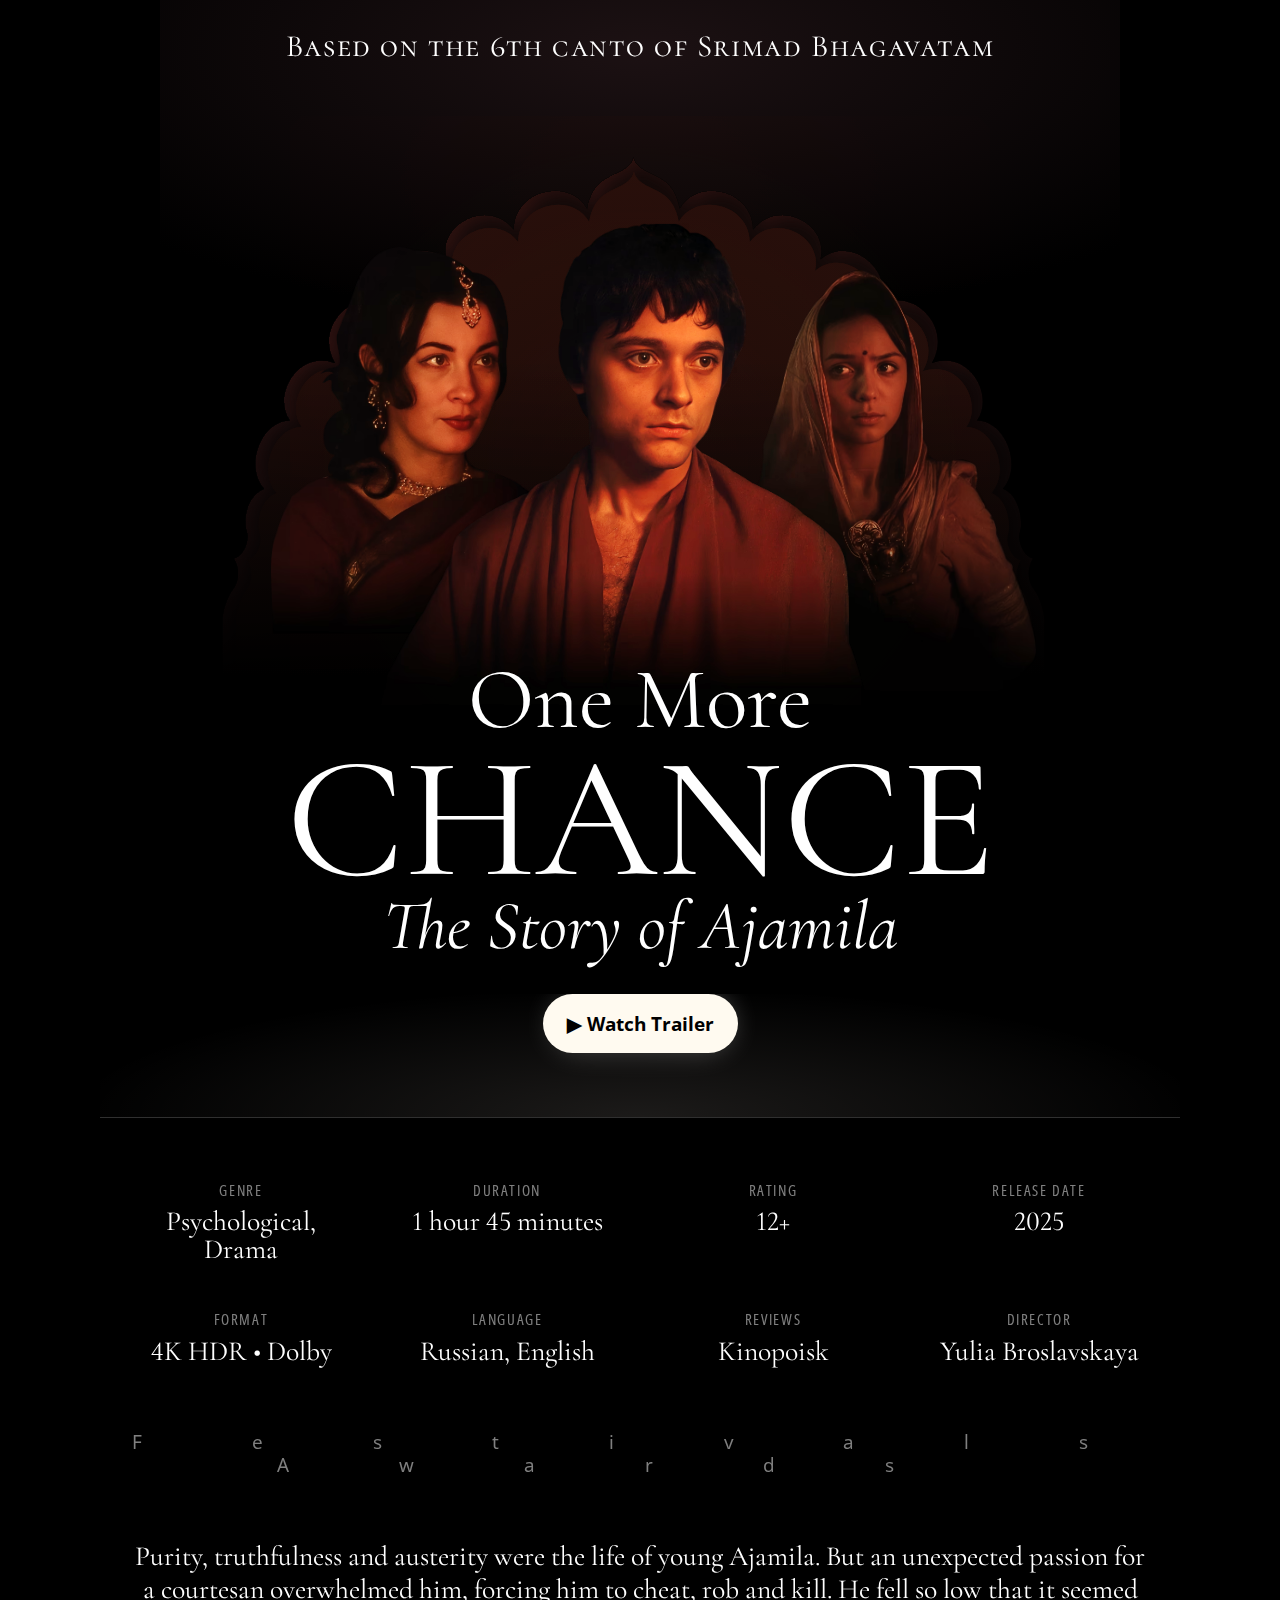
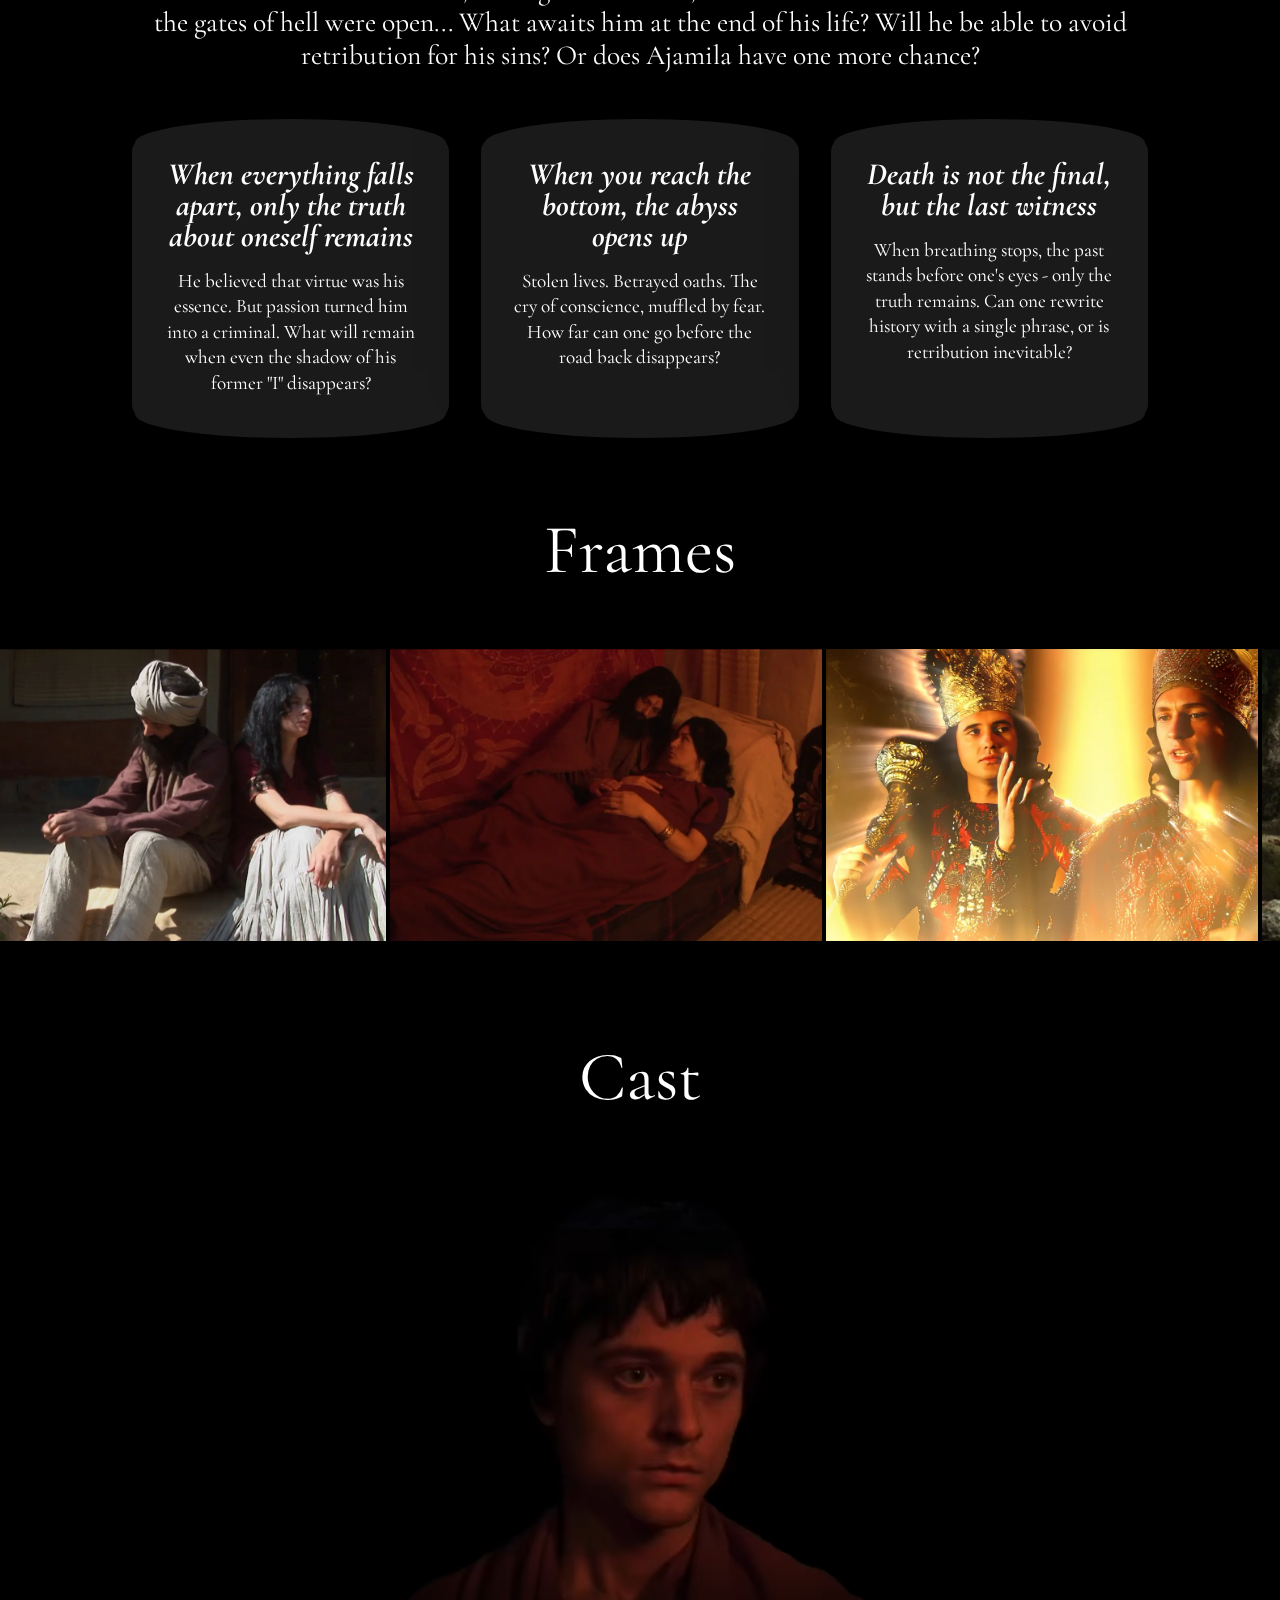
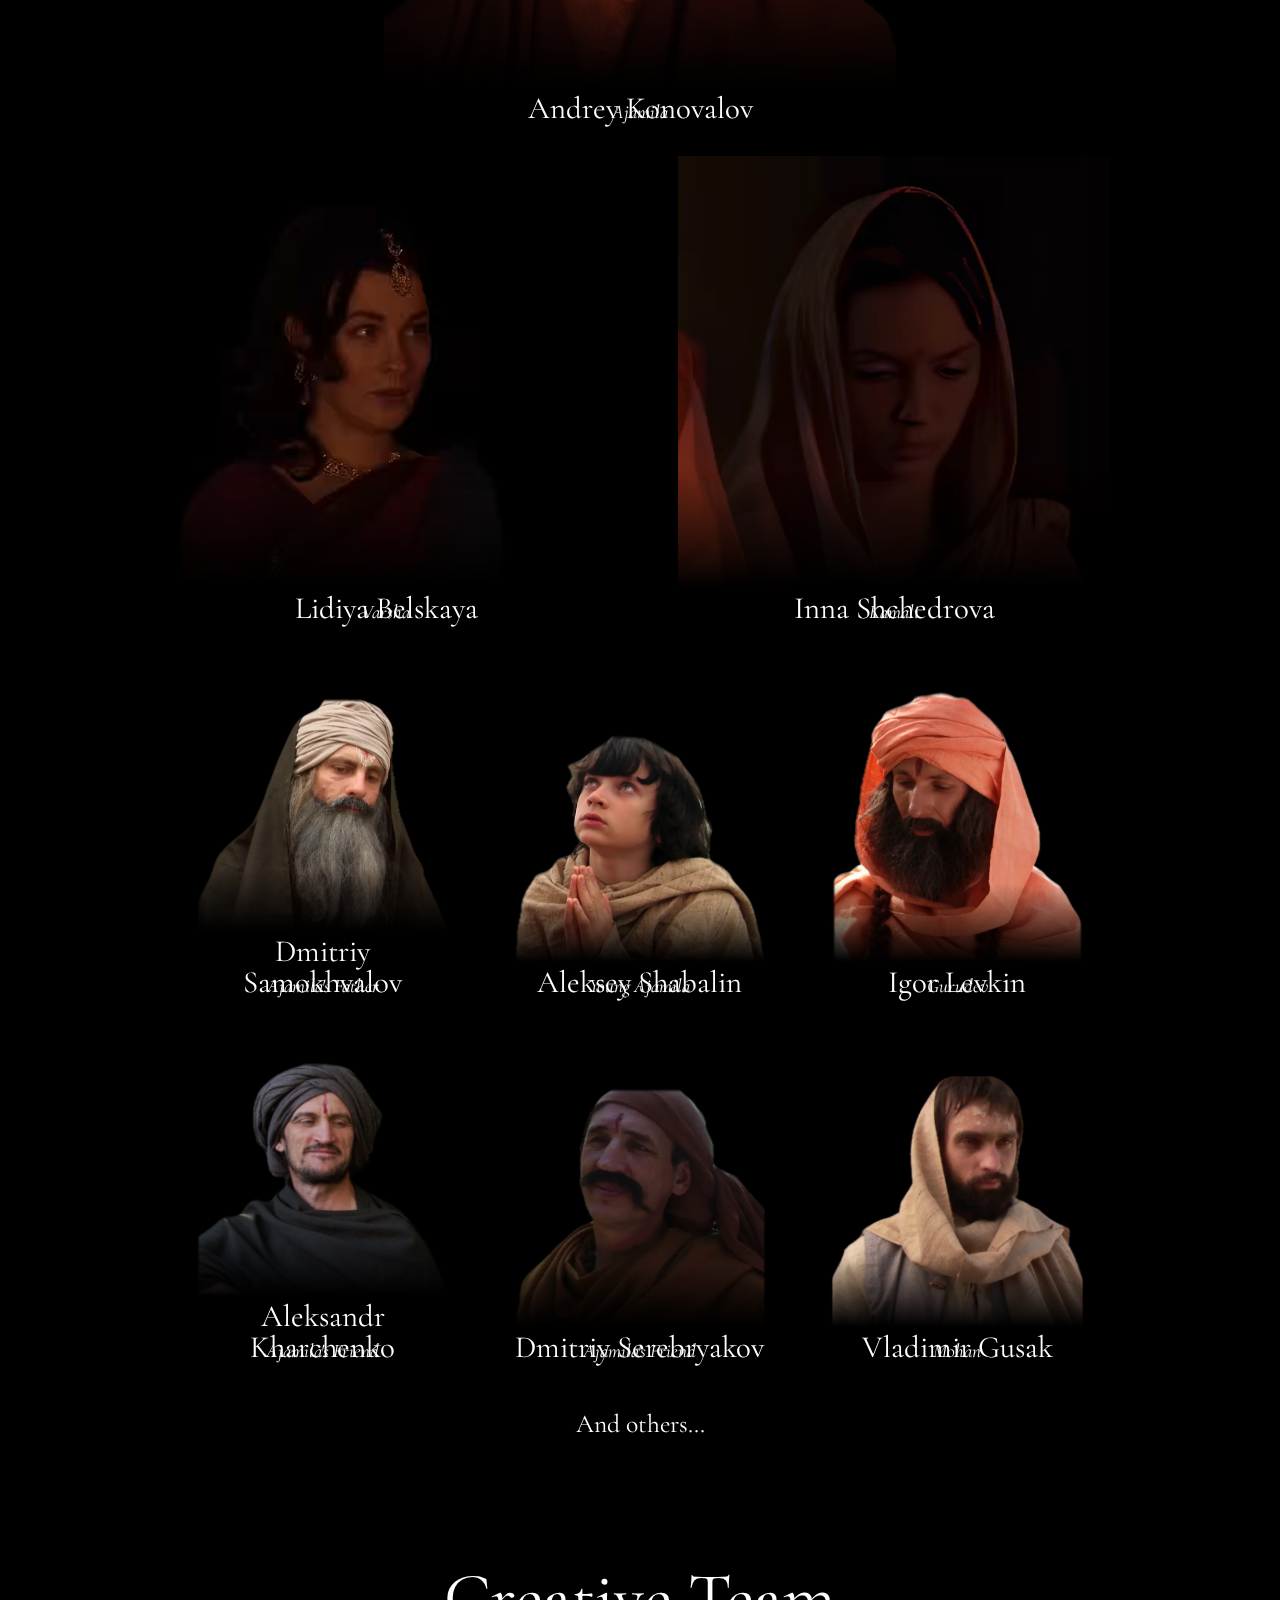
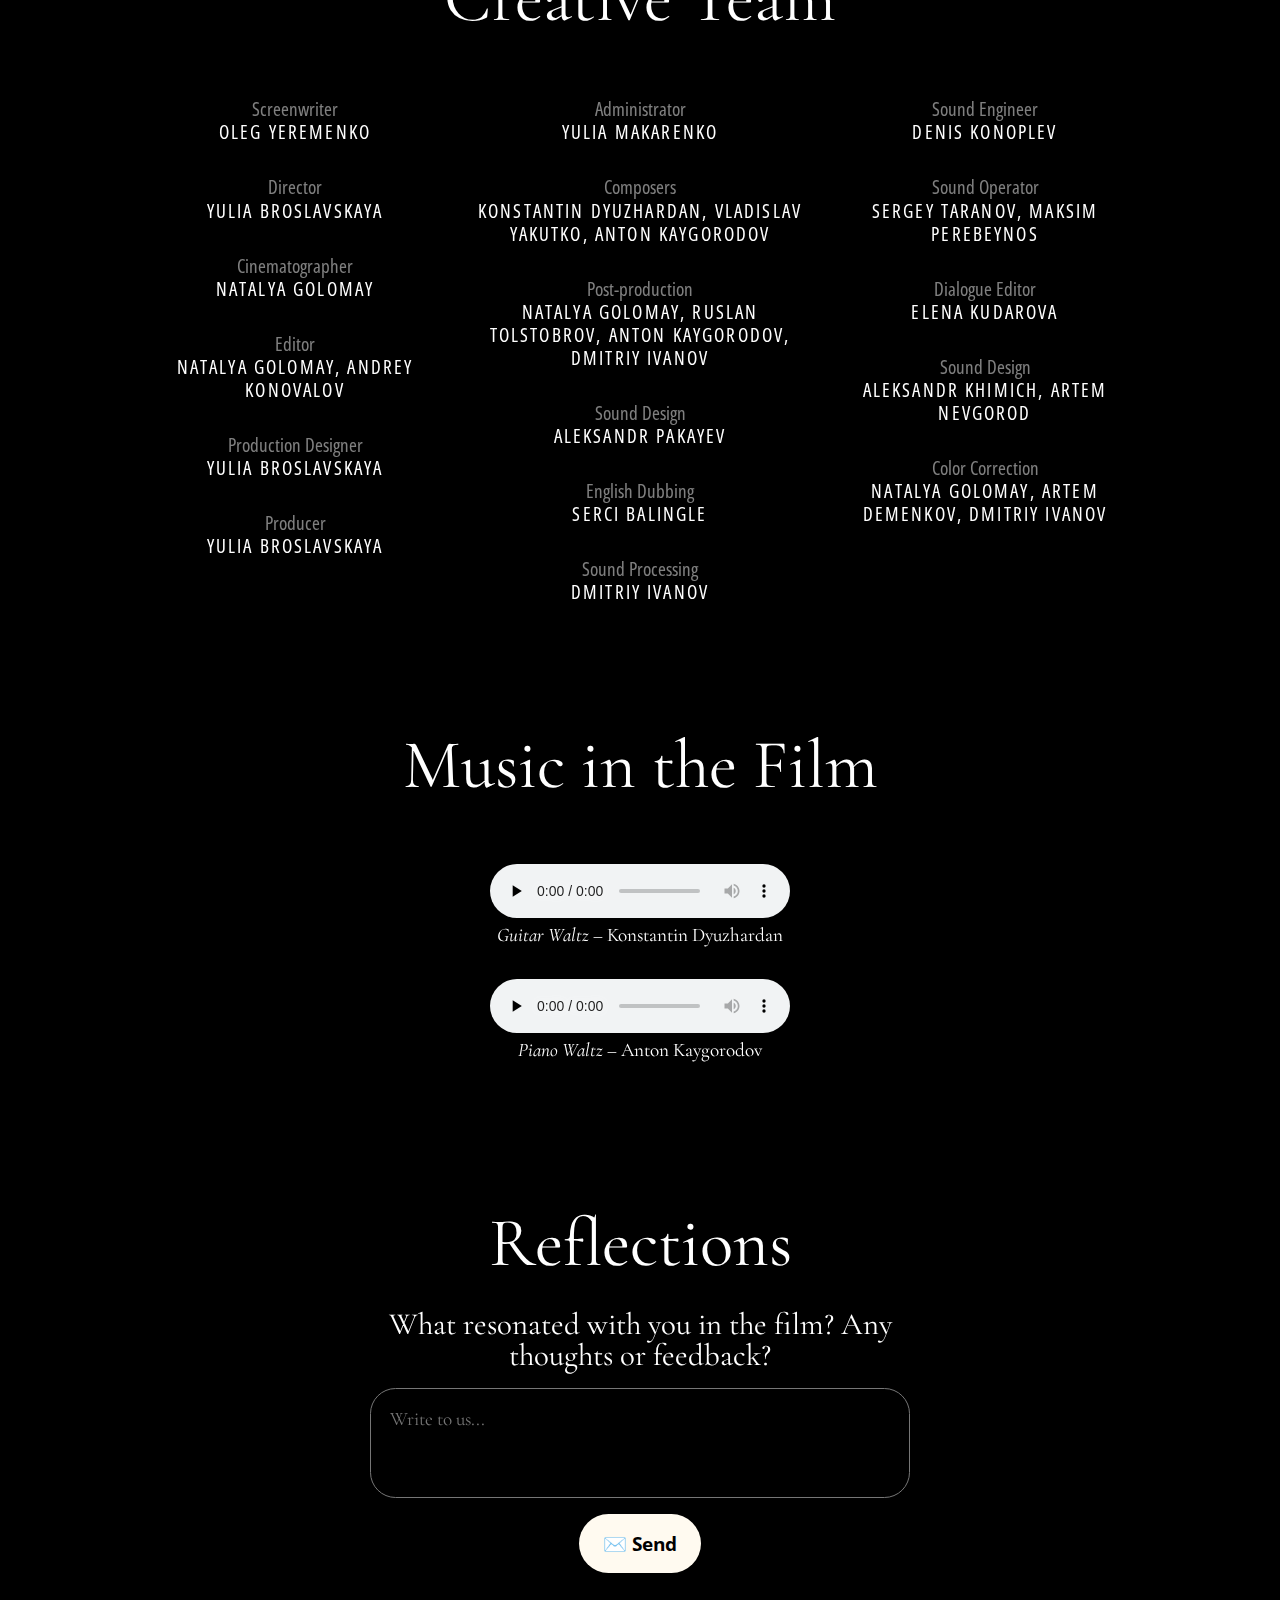
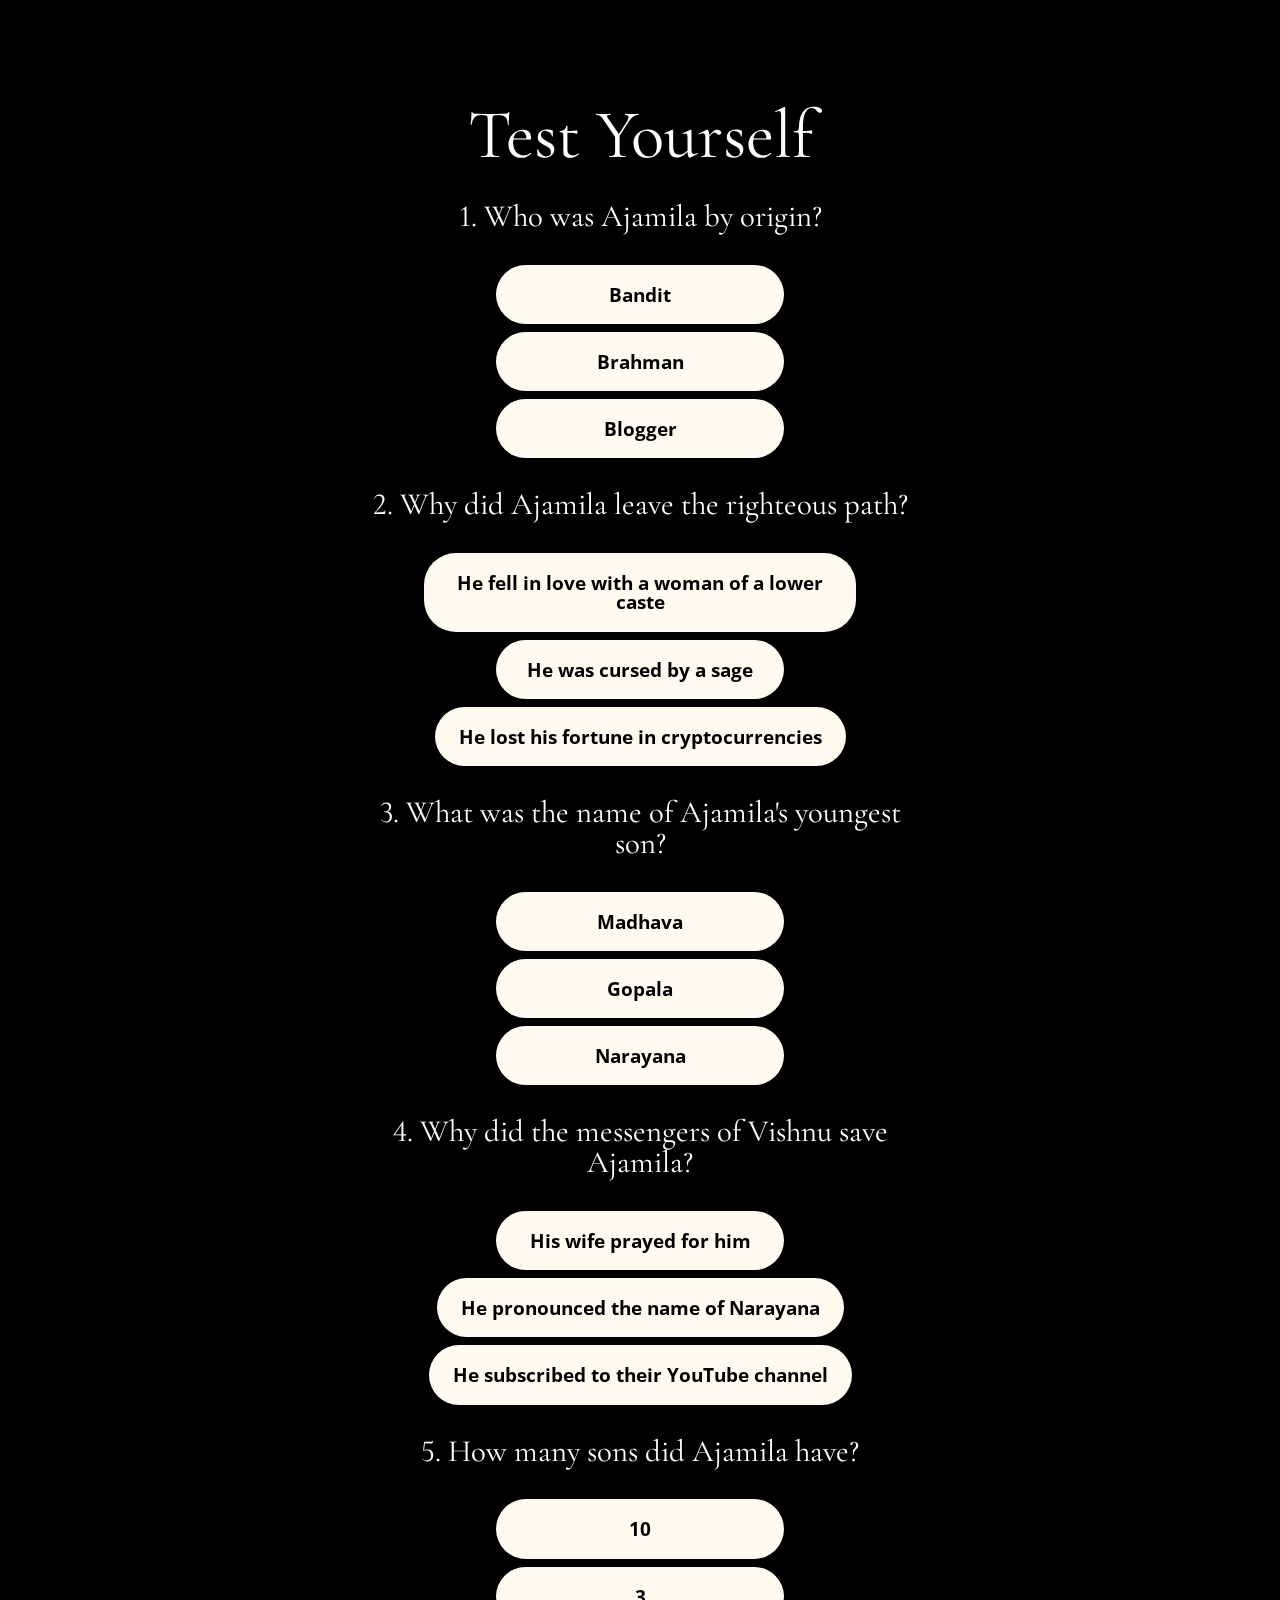
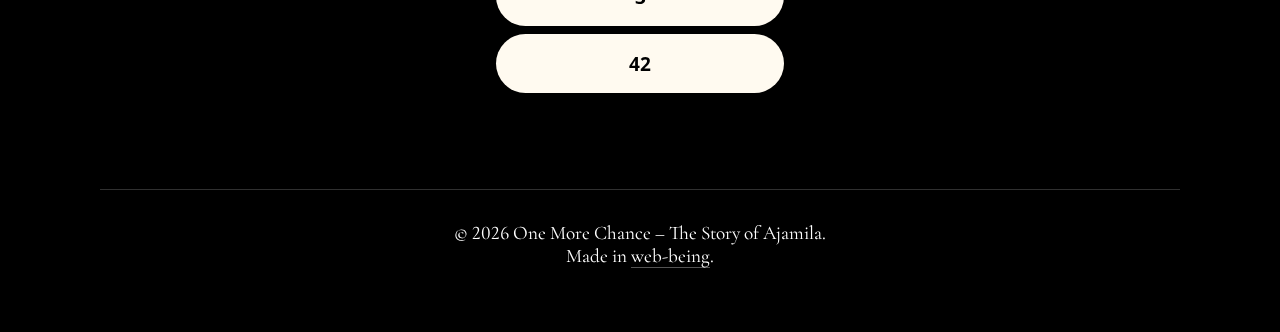
<file: en.html>
<!DOCTYPE html>
<html lang="en">

  <head>
    <meta charset="UTF-8">
    <meta name="viewport" content="width=device-width, initial-scale=1.0">
    <title>One More Chance - The Story of Ajamila</title>
    <link rel="stylesheet" href="style.css">
    <link rel="preconnect" href="https://fonts.googleapis.com">
    <link rel="preconnect" href="https://fonts.gstatic.com" crossorigin>
    <link href="https://fonts.googleapis.com/css2?family=Cormorant+Garamond:ital,wght@0,400;0,700;1,400&family=Cormorant+Infant&family=Open+Sans:ital,wdth,wght@0,75..100,300..800;1,75..100,300..800&display=swap"
          rel="stylesheet">
  </head>

  <section id="hero">
    <h4>Based on the 6th canto of Srimad Bhagavatam</h4>

    <div id="characters">
      <img src="./img/kamali.avif"
           style="position: absolute; bottom: 1rem; min-width: min(20rem,60vw); width: 40vmin; max-width: min(40rem,60vw); right: -17vmin;" />
      <img src="./img/varsha.avif"
           style="position: absolute; bottom: 3rem; min-width: min(19rem,54vw); width: 38vmin; max-width: min(38rem,54vw); left: -14vmin;" />
      <img src="./img/ajamil.avif"
           style="position: relative; left: -1rem; min-width: min(27rem,80vw); width: 54vmin; max-width: min(54rem,80vw);" />
    </div>

    <header id="header">
      <h1 style="line-height: 0.85; text-transform: uppercase;">
        <small style="text-transform: none;">One More</small><br />
        Chance
      </h1>
      <h2>
        <em>The Story of Ajamila</em>
      </h2>
    </header>
  </section>

  <section id="cta" class="container">
    <button id="play" style="align-self: center;">▶ Watch Trailer</button>
  </section>

  <hr />

  <section id="details" class="container">
    <dl>
      <div>
        <dt>Genre</dt>
        <dd>Psychological, Drama</dd>
      </div>
      <div>
        <dt>Duration</dt>
        <dd>1 hour 45 minutes</dd>
      </div>
      <div>
        <dt>Rating</dt>
        <dd>12+</dd>
      </div>
      <div>
        <dt>Release Date</dt>
        <dd>2025</dd>
      </div>
      <div>
        <dt>Format</dt>
        <dd>4K HDR • Dolby</dd>
      </div>
      <div>
        <dt>Language</dt>
        <dd>Russian, English</dd>
      </div>
      <div>
        <dt>Reviews</dt>
        <dd>Kinopoisk</dd>
      </div>
      <div>
        <dt>Director</dt>
        <dd>Yulia Broslavskaya</dd>
      </div>
    </dl>
  </section>

  <section id="festivals" class="container">
    Festivals Awards
  </section>

  <blockquote id="synopsis" class="container">
    Purity, truthfulness and austerity were the life of young Ajamila. But an unexpected passion for a courtesan overwhelmed him, forcing him to cheat, rob and kill. He fell so low that it seemed the gates of hell were open... What awaits him at the end of his life? Will he be able to avoid retribution for his sins? Or does Ajamila have one more chance?
  </blockquote>

  <section id="philosophy" class="container">
    <article>
      <h4>When everything falls apart, only the truth about oneself remains</h4>
      <p>He believed that virtue was his essence. But passion turned him into a criminal. What will remain when even the shadow of his former "I" disappears?</p>
    </article>

    <article>
      <h4>When you reach the bottom, the abyss opens up</h4>
      <p>Stolen lives. Betrayed oaths. The cry of conscience, muffled by fear. How far can one go before the road back disappears?</p>
    </article>

    <article>
      <h4>Death is not the final, but the last witness</h4>
      <p>When breathing stops, the past stands before one's eyes - only the truth remains. Can one rewrite history with a single phrase, or is retribution inevitable?</p>
    </article>
  </section>

  <section id="stills">
    <h2 style="margin-bottom: 2rem;">Frames</h2>

    <div id="frames">
      <figure><a href="img/frames/frame1.webp" data-fancybox="gallery"><img
               src="img/frames/frame1.webp" loading="lazy" alt="Frame 1" /></a>
      </figure>
      <figure><a href="img/frames/frame2.webp" data-fancybox="gallery"><img
               src="img/frames/frame2.webp" loading="lazy" alt="Frame 2" /></a>
      </figure>
      <figure><a href="img/frames/frame3.webp" data-fancybox="gallery"><img
               src="img/frames/frame3.webp" loading="lazy" alt="Frame 3" /></a>
      </figure>
      <figure><a href="img/frames/frame4.webp" data-fancybox="gallery"><img
               src="img/frames/frame4.webp" loading="lazy" alt="Frame 4" /></a>
      </figure>
      <figure><a href="img/frames/frame5.webp" data-fancybox="gallery"><img
               src="img/frames/frame5.webp" loading="lazy" alt="Frame 5" /></a>
      </figure>
      <figure><a href="img/frames/frame6.webp" data-fancybox="gallery"><img
               src="img/frames/frame6.webp" loading="lazy" alt="Frame 6" /></a>
      </figure>
      <figure><a href="img/frames/frame7.webp" data-fancybox="gallery"><img
               src="img/frames/frame7.webp" loading="lazy" alt="Frame 7" /></a>
      </figure>
      <figure><a href="img/frames/frame8.webp" data-fancybox="gallery"><img
               src="img/frames/frame8.webp" loading="lazy" alt="Frame 8" /></a>
      </figure>
      <figure><a href="img/frames/frame9.webp" data-fancybox="gallery"><img
               src="img/frames/frame9.webp" loading="lazy" alt="Frame 9" /></a>
      </figure>
      <figure><a href="img/frames/frame10.webp" data-fancybox="gallery"><img
               src="img/frames/frame10.webp" loading="lazy"
               alt="Frame 10" /></a></figure>
      <figure><a href="img/frames/frame11.webp" data-fancybox="gallery"><img
               src="img/frames/frame11.webp" loading="lazy"
               alt="Frame 11" /></a></figure>
      <figure><a href="img/frames/frame12.webp" data-fancybox="gallery"><img
               src="img/frames/frame12.webp" loading="lazy"
               alt="Frame 12" /></a></figure>
      <figure><a href="img/frames/frame13.webp" data-fancybox="gallery"><img
               src="img/frames/frame13.webp" loading="lazy"
               alt="Frame 13" /></a></figure>
      <figure><a href="img/frames/frame14.webp" data-fancybox="gallery"><img
               src="img/frames/frame14.webp" loading="lazy"
               alt="Frame 14" /></a></figure>
      <figure><a href="img/frames/frame15.webp" data-fancybox="gallery"><img
               src="img/frames/frame15.webp" loading="lazy"
               alt="Frame 15" /></a></figure>
      <figure><a href="img/frames/frame16.webp" data-fancybox="gallery"><img
               src="img/frames/frame16.webp" loading="lazy"
               alt="Frame 16" /></a></figure>
      <figure><a href="img/frames/frame17.webp" data-fancybox="gallery"><img
               src="img/frames/frame17.webp" loading="lazy"
               alt="Frame 17" /></a></figure>
      <figure><a href="img/frames/frame18.webp" data-fancybox="gallery"><img
               src="img/frames/frame18.webp" loading="lazy"
               alt="Frame 18" /></a></figure>
      <figure><a href="img/frames/frame19.webp" data-fancybox="gallery"><img
               src="img/frames/frame19.webp" loading="lazy"
               alt="Frame 19" /></a></figure>
      <figure><a href="img/frames/frame20.webp" data-fancybox="gallery"><img
               src="img/frames/frame20.webp" loading="lazy"
               alt="Frame 20" /></a></figure>
      <figure><a href="img/frames/frame21.webp" data-fancybox="gallery"><img
               src="img/frames/frame21.webp" loading="lazy"
               alt="Frame 21" /></a></figure>
      <figure><a href="img/frames/frame22.webp" data-fancybox="gallery"><img
               src="img/frames/frame22.webp" loading="lazy"
               alt="Frame 22" /></a></figure>
      <figure><a href="img/frames/frame23.webp" data-fancybox="gallery"><img
               src="img/frames/frame23.webp" loading="lazy"
               alt="Frame 23" /></a></figure>
      <figure><a href="img/frames/frame24.webp" data-fancybox="gallery"><img
               src="img/frames/frame24.webp" loading="lazy"
               alt="Frame 24" /></a></figure>
      <figure><a href="img/frames/frame25.webp" data-fancybox="gallery"><img
               src="img/frames/frame25.webp" loading="lazy"
               alt="Frame 25" /></a></figure>
      <figure><a href="img/frames/frame26.webp" data-fancybox="gallery"><img
               src="img/frames/frame26.webp" loading="lazy"
               alt="Frame 26" /></a></figure>
      <figure><a href="img/frames/frame27.webp" data-fancybox="gallery"><img
               src="img/frames/frame27.webp" loading="lazy"
               alt="Frame 27" /></a></figure>
      <figure><a href="img/frames/frame28.webp" data-fancybox="gallery"><img
               src="img/frames/frame28.webp" loading="lazy"
               alt="Frame 28" /></a></figure>
      <figure><a href="img/frames/frame29.webp" data-fancybox="gallery"><img
               src="img/frames/frame29.webp" loading="lazy"
               alt="Frame 29" /></a></figure>
      <figure><a href="img/frames/frame30.webp" data-fancybox="gallery"><img
               src="img/frames/frame30.webp" loading="lazy"
               alt="Frame 30" /></a></figure>
      <figure><a href="img/frames/frame31.webp" data-fancybox="gallery"><img
               src="img/frames/frame31.webp" loading="lazy"
               alt="Frame 31" /></a></figure>
      <figure><a href="img/frames/frame32.webp" data-fancybox="gallery"><img
               src="img/frames/frame32.webp" loading="lazy"
               alt="Frame 32" /></a></figure>
      <figure><a href="img/frames/frame33.webp" data-fancybox="gallery"><img
               src="img/frames/frame33.webp" loading="lazy"
               alt="Frame 33" /></a></figure>
      <figure><a href="img/frames/frame34.webp" data-fancybox="gallery"><img
               src="img/frames/frame34.webp" loading="lazy"
               alt="Frame 34" /></a></figure>
      <figure><a href="img/frames/frame35.webp" data-fancybox="gallery"><img
               src="img/frames/frame35.webp" loading="lazy"
               alt="Frame 35" /></a></figure>
      <figure><a href="img/frames/frame36.webp" data-fancybox="gallery"><img
               src="img/frames/frame36.webp" loading="lazy"
               alt="Frame 36" /></a></figure>
      <figure><a href="img/frames/frame37.webp" data-fancybox="gallery"><img
               src="img/frames/frame37.webp" loading="lazy"
               alt="Frame 37" /></a></figure>
      <figure><a href="img/frames/frame38.webp" data-fancybox="gallery"><img
               src="img/frames/frame38.webp" loading="lazy"
               alt="Frame 38" /></a></figure>
      <figure><a href="img/frames/frame39.webp" data-fancybox="gallery"><img
               src="img/frames/frame39.webp" loading="lazy"
               alt="Frame 39" /></a></figure>
      <figure><a href="img/frames/frame40.webp" data-fancybox="gallery"><img
               src="img/frames/frame40.webp" loading="lazy"
               alt="Frame 40" /></a></figure>
      <figure><a href="img/frames/frame41.webp" data-fancybox="gallery"><img
               src="img/frames/frame41.webp" loading="lazy"
               alt="Frame 41" /></a></figure>
      <figure><a href="img/frames/frame42.webp" data-fancybox="gallery"><img
               src="img/frames/frame42.webp" loading="lazy"
               alt="Frame 42" /></a></figure>
      <figure><a href="img/frames/frame43.webp" data-fancybox="gallery"><img
               src="img/frames/frame43.webp" loading="lazy"
               alt="Frame 43" /></a></figure>
      <figure><a href="img/frames/frame44.webp" data-fancybox="gallery"><img
               src="img/frames/frame44.webp" loading="lazy"
               alt="Frame 44" /></a></figure>
      <figure><a href="img/frames/frame45.webp" data-fancybox="gallery"><img
               src="img/frames/frame45.webp" loading="lazy"
               alt="Frame 45" /></a></figure>
      <figure><a href="img/frames/frame46.webp" data-fancybox="gallery"><img
               src="img/frames/frame46.webp" loading="lazy"
               alt="Frame 46" /></a></figure>
      <figure><a href="img/frames/frame47.webp" data-fancybox="gallery"><img
               src="img/frames/frame47.webp" loading="lazy"
               alt="Frame 47" /></a></figure>
      <figure><a href="img/frames/frame48.webp" data-fancybox="gallery"><img
               src="img/frames/frame48.webp" loading="lazy"
               alt="Frame 48" /></a></figure>
      <figure><a href="img/frames/frame49.webp" data-fancybox="gallery"><img
               src="img/frames/frame49.webp" loading="lazy"
               alt="Frame 49" /></a></figure>
    </div>

    <link rel="stylesheet"
          href="https://cdn.jsdelivr.net/npm/@fancyapps/ui/dist/fancybox.css" />
    <script
            src="https://cdn.jsdelivr.net/npm/@fancyapps/ui/dist/fancybox.umd.js"></script>
    <script>
      let isLightbox = false

      Object.assign(Fancybox.defaults, {
        caption: false,
        Toolbar: false,
        Thumbs: false,
        wheel: 'slide',
        closeButton: false,
        on: {
          activate: (e) => (console.log('ACTIVATE', e), isLightbox = true),
          deactivate: () => (isLightbox = false)
        }
      });

      let frames = document.getElementById('frames')

      // cumulative scroll
      let hover = false

      setInterval(() => updateScroll(.5), 18)

      let prevWScroll = window.scrollY
      let isScrolling
      let scrollTimeout
      window.addEventListener('scroll', () => {
        let delta = window.scrollY - prevWScroll
        prevWScroll = window.scrollY
        updateScroll(delta * .5)

        isScrolling = true
        if (scrollTimeout) clearTimeout(scrollTimeout);
        scrollTimeout = setTimeout(() => isScrolling = false, 200);
      }, { passive: true });

      function updateScroll(delta) {
        if (isLightbox) return
        frames.scrollLeft += delta
      }

      frames.addEventListener('mouseenter', () => { if (!isScrolling) hover = true }, { passive: true });
      frames.addEventListener('mousemove', () => { if (!isScrolling) hover = true }, { passive: true });
      frames.addEventListener('mouseleave', () => { hover = false }, { passive: true });
    </script>
  </section>

  <section id="cast" class="container">
    <h2 style="position: relative; z-index: 2;">Cast</h2>
    <div class="actors">
      <!-- First actor: full row, named "ajamila" -->
      <div class="actor ajamila">
        <div class="vignette">
          <video muted loop src="img/cast/ajamil.webm"
                 onmouseenter="this.play();"
                 onmouseleave="this.pause();"></video>
        </div>
        <h4>Andrey Konovalov</h4>
        <p><em>Ajamila</em></p>
      </div>

      <!-- Second row: two actors -->
      <div class="actor-grid-2">
        <div class="actor">
          <div class="vignette">
            <video muted loop src="img/cast/varsha.webm"
                   onmouseenter="this.play();"
                   onmouseleave="this.pause();"></video>
          </div>
          <h4>Lidiya Belskaya</h4>
          <p><em>Varsha</em></p>
        </div>
        <div class="actor">
          <div class="vignette">
            <video muted loop src="img/cast/kamali.webm"
                   onmouseenter="this.play();"
                   onmouseleave="this.pause();"></video>
          </div>
          <h4>Inna Shchedrova</h4>
          <p><em>Kamali</em></p>
        </div>
      </div>

      <div class="actor-grid-3">
        <div class="actor">
          <div class="vignette"><img src="img/cast/father.webp"
                 alt="Dmitriy Samokhvalov"></div>
          <h4>Dmitriy Samokhvalov</h4>
          <p><em>Ajamila's Father</em></p>
        </div>
        <div class="actor">
          <div class="vignette"><img src="img/cast/child.webp"
                 alt="Aleksey Shabalin"></div>
          <h4>Aleksey Shabalin</h4>
          <p><em>Young Ajamila</em></p>
        </div>
        <div class="actor">
          <div class="vignette"><img src="img/cast/guru.webp"
                 alt="Igor Levkin"></div>
          <h4>Igor Levkin</h4>
          <p><em>Gurudev</em></p>
        </div>
        <div class="actor">
          <div class="vignette"><img src="img/cast/friend1.webp"
                 alt="Aleksandr Kharchenko"></div>
          <h4>Aleksandr Kharchenko</h4>
          <p><em>Ajamila's Friend</em></p>
        </div>
        <div class="actor">
          <div class="vignette"><img src="img/cast/friend2.webp"
                 alt="Dmitriy Serebryakov"></div>
          <h4>Dmitriy Serebryakov</h4>
          <p><em>Ajamila's Friend</em></p>
        </div>
        <div class="actor">
          <div class="vignette"><img src="img/cast/mohan.webp"
                 alt="Vladimir Gusak"></div>
          <h4>Vladimir Gusak</h4>
          <p><em>Mohan</em></p>
        </div>
      </div>

      <h5 style="margin: 0rem auto">And others...</h5>
    </div>
  </section>

  <section id="team" class="container">
    <h2>Creative Team</h2>

    <dl>
      <div>
        <dt>Screenwriter</dt>
        <dd>Oleg Yeremenko</dd>
      </div>
      <div>
        <dt>Director</dt>
        <dd>Yulia Broslavskaya</dd>
      </div>
      <div>
        <dt>Cinematographer</dt>
        <dd>Natalya Golomay</dd>
      </div>
      <div>
        <dt>Editor</dt>
        <dd>Natalya Golomay, Andrey Konovalov</dd>
      </div>
      <div>
        <dt>Production Designer</dt>
        <dd>Yulia Broslavskaya</dd>
      </div>
      <div>
        <dt>Producer</dt>
        <dd>Yulia Broslavskaya</dd>
      </div>
      <div>
        <dt>Administrator</dt>
        <dd>Yulia Makarenko</dd>
      </div>
      <div>
        <dt>Composers</dt>
        <dd>Konstantin Dyuzhardan, Vladislav Yakutko, Anton Kaygorodov</dd>
      </div>
      <div>
        <dt>Post-production</dt>
        <dd>Natalya Golomay, Ruslan Tolstobrov, Anton Kaygorodov, Dmitriy Ivanov</dd>
      </div>
      <div>
        <dt>Sound Design</dt>
        <dd>Aleksandr Pakayev</dd>
      </div>
      <div>
        <dt>English Dubbing</dt>
        <dd>Serci Balingle</dd>
      </div>
      <div>
        <dt>Sound Processing</dt>
        <dd>Dmitriy Ivanov</dd>
      </div>
      <div>
        <dt>Sound Engineer</dt>
        <dd>Denis Konoplev</dd>
      </div>
      <div>
        <dt>Sound Operator</dt>
        <dd>Sergey Taranov, Maksim Perebeynos</dd>
      </div>
      <div>
        <dt>Dialogue Editor</dt>
        <dd>Elena Kudarova</dd>
      </div>
      <div>
        <dt>Sound Design</dt>
        <dd>Aleksandr Khimich, Artem Nevgorod</dd>
      </div>
      <div>
        <dt>Color Correction</dt>
        <dd>Natalya Golomay, Artem Demenkov, Dmitriy Ivanov</dd>
      </div>
    </dl>
  </section>

  <section id="soundtrack" class="container">
    <h2>Music in the Film</h2>
    <ul>
      <li class="track">
        <audio controls preload="none">
          <source src="guitar.mp3" type="audio/mpeg">
          Your browser does not support the audio element.
        </audio>
        <p><em>Guitar Waltz</em> – Konstantin Dyuzhardan</p>
      </li>
      <li class="track">
        <audio controls preload="none">
          <source src="piano.ogg" type="audio/mpeg">
          Your browser does not support the audio element.
        </audio>
        <p><em>Piano Waltz</em> – Anton Kaygorodov</p>
      </li>
    </ul>
  </section>

  <section id="reflections" class="container">
    <h2>Reflections</h2>
    <h4 style="max-width: 540px; margin-bottom: 1rem"><label for="feedback">What resonated with you in the film? Any thoughts or feedback?</label></h4>
    <div style="max-width: 540px; width: 90vw;">
      <textarea placeholder="Write to us..." id="feedback" name="feedback"
                rows="3"
                style="resize: none; overflow: hidden; max-width: 100%; display: block;"
                oninput="this.style.height='auto'; this.style.height = this.scrollHeight + 'px'"></textarea>
      <button onclick="openEmailDialog()"
              style="margin-top: 1rem;">✉️ Send</button>
    </div>
    <script>
      function openEmailDialog() {
        const feedback = document.getElementById('feedback').value;
        const subject = encodeURIComponent('Feedback on the film');
        const body = encodeURIComponent(`Here are my thoughts on the film:\n\n${feedback}`);

        const email = "pvs9@yandex.ru";
        const gmailURL = `https://mail.google.com/mail/?view=cm&fs=1&to=${email}&su=${subject}&body=${body}`;
        const mailtoURL = `mailto:${email}?subject=${subject}&body=${body}`;
        const link = document.createElement('a')
        link.target = "_blank";

        function checkGmailLogin() {
          fetch("https://mail.google.com/mail/u/0/", { mode: "no-cors" })
            .then(() => {
              link.href = gmailURL;
              link.click();
            })
            .catch(() => {
              link.href = mailtoURL;
              link.click()
            });
        }

        function checkGmailHandler() {
          if (navigator.userAgent.includes("Chrome")) {
            try {
              navigator.registerProtocolHandler(
                "mailto",
                "https://mail.google.com/mail/?extsrc=mailto&url=%s",
                "Gmail"
              );
              if (navigator.isProtocolHandlerRegistered) {
                navigator.isProtocolHandlerRegistered("mailto", "https://mail.google.com/")
                  .then(isRegistered => {
                    if (isRegistered) {
                      document.getElementById("emailLink").href = gmailURL;
                    } else {
                      checkGmailLogin();
                    }
                  })
                  .catch(checkGmailLogin);
              } else {
                checkGmailLogin();
              }
            }
            catch (e) {
              console.warn(e)
              checkGmailLogin();
            }
          } else {
            checkGmailLogin();
          }
        }
        checkGmailHandler();
      }
    </script>
  </section>

  <section id="quiz" class="container">
    <h2>Test Yourself</h2>

    <div class="quiz-item active">
      <h4>1. Who was Ajamila by origin?</h4>
      <div class="poll" data-question="1">
        <button>Bandit</button>
        <button class="correct">Brahman</button>
        <button>Blogger</button>
      </div>
    </div>

    <div class="quiz-item">
      <h4>2. Why did Ajamila leave the righteous path?</h4>
      <div class="poll" data-question="2">
        <button class="correct">He fell in love with a woman of a lower caste</button>
        <button>He was cursed by a sage</button>
        <button>He lost his fortune in cryptocurrencies</button>
      </div>
    </div>

    <div class="quiz-item">
      <h4>3. What was the name of Ajamila's youngest son?</h4>
      <div class="poll" data-question="3">
        <button>Madhava</button>
        <button>Gopala</button>
        <button class="correct">Narayana</button>
      </div>
    </div>

    <div class="quiz-item">
      <h4>4. Why did the messengers of Vishnu save Ajamila?</h4>
      <div class="poll" data-question="4">
        <button>His wife prayed for him</button>
        <button class="correct">He pronounced the name of Narayana</button>
        <button>He subscribed to their YouTube channel</button>
      </div>
    </div>

    <div class="quiz-item">
      <h4>5. How many sons did Ajamila have?</h4>
      <div class="poll" data-question="5">
        <button class="correct">10</button>
        <button>3</button>
        <button>42</button>
        <!-- Funny option -->
      </div>
    </div>

    <div id="results" hidden>
      <div class="content">
        <div class="result-5" hidden>
          <h3>🌟</h3>
          <h4>Excellent!</h4>
          <p>You are a true pandit! Your mind shines brighter than a thousand suns! You know the film by heart, including the scenes that were cut during editing.
            <br>Advice: try reading the original story in <a
               href="https://vedabase.io/en/library/sb/6/">the 6th canto of Srimad Bhagavatam</a>.
          </p>
        </div>
        <div class="result-4" hidden>
          <h3>📚</h3>
          <h4>Good!</h4>
          <p>You are on the threshold of enlightenment! Your knowledge is like that of a screenwriter who has just finished writing the script. <br>Advice: try re-watching the film without getting distracted by your phone, but remember - too many viewings can make you want to quote the dialogue!</p>
        </div>
        <div class="result-3" hidden>
          <h3>📖</h3>
          <h4>Okay!</h4>
          <p>You are on the right path! Your knowledge is like that of a viewer who watched the film but missed a few scenes. <br>Advice: maybe you should re-watch the film?</p>
        </div>
        <div class="result-2 result-1 result-0" hidden>
          <h3>😅</h3>
          <h4>Om Namah Shivaya!</h4>
          <p>You definitely watched our film, or maybe you slept through it? <br>Advice: grab some popcorn, start from the beginning, and watch carefully.
          </p>
        </div>
      </div>
      <!-- <button style="margin: 2rem auto;">Take again</button> -->
    </div>

    <script>
      let currentQuestion = 0;
      const questions = document.querySelectorAll('.quiz-item');
      const totalQuestions = questions.length;

      function showNextQuestion() {
        questions[currentQuestion].classList.remove('active');
        currentQuestion++;
        if (currentQuestion < totalQuestions) {
          questions[currentQuestion].classList.add('active');
        } else {
          showFinalResults();
        }
      }

      function showFinalResults() {
        let correctCount = 0;
        for (let i = 1; i <= totalQuestions; i++) {
          if (localStorage.getItem(`quiz_${i}`) === 'true') correctCount++;
        }

        let resultText = '', icon = '';
        document.querySelector('#results').removeAttribute('hidden')
        document.querySelector(`#results .result-${correctCount}`).removeAttribute('hidden')
      }

      document.querySelectorAll('.poll button').forEach(button => {
        button.addEventListener('click', function () {
          const poll = this.parentElement;
          const isCorrect = this.classList.contains('correct');

          // Показываем результат
          this.style.background = isCorrect ? '#4CAF50' : '#ff4444';
          this.style.color = 'white';

          // Блокируем другие ответы
          poll.querySelectorAll('button').forEach(btn => {
            btn.disabled = true;
            if (btn.classList.contains('correct')) {
              btn.style.background = '#4CAF50';
              btn.style.color = 'white';
            }
          });

          // Сохраняем статистику
          const questionId = poll.dataset.question;
          localStorage.setItem(`quiz_${questionId}`, isCorrect);

          // Показываем следующий вопрос через секунду
          setTimeout(showNextQuestion, 1000);
        });
      });

      // Показываем первый вопрос при загрузке
      questions[0].classList.add('active');

      // FIXME: add try again
      // document.querySelector('#results button').addEventListener('click', () => {
      //   currentQuestion = 0
      //   questions[0].classList.add('active');
      //   questions.forEach(q => q.classList.remove('active'))
      // })
    </script>
  </section>

  <hr>

  <footer id="footer" class="container">
    <!-- <nav style="margin-bottom: 1rem; display: flex; gap: 1rem; justify-content: center;"> -->
    <!-- <a href="#home">Home</a>
      <a href="#watch">Watch Now</a>
      <a href="#trailer">Trailer</a>
      <a href="#merch">Merch</a>
      <a href="#about">About</a>
      <a href="#contact">Contact</a>
      <a href="#terms">Terms</a>
      <a href="#privacy">Privacy</a> -->
    <!-- <br> -->
    <!-- <a href="https://instagram.com" target="_blank">IG</a>
      <a href="https://facebook.com" target="_blank">FB</a>
      <a href="https://youtube.com" target="_blank">YT</a>
      <a href="https://twitter.com" target="_blank">X</a><br> -->
    <!-- </nav> -->
    <p>© <span id="currentYear">2024
        <script>document.currentScript.parentElement.textContent = new Date().getFullYear()</script>
      </span> One More Chance – The Story of Ajamila.</p>
    <p>Made in <a href="https://web-being.org">web-being</a>.</p>
  </footer>

</html>
</file>
<file: style.css>
/* lenis */
html.lenis,
html.lenis body {
  height: auto;
}

.lenis.lenis-smooth [data-lenis-prevent] {
  overscroll-behavior: contain;
}

.lenis.lenis-stopped {
  overflow: clip;
}

.lenis.lenis-smooth iframe {
  pointer-events: none;
}

/* reset */
*,
*::before,
*::after {
  box-sizing: border-box;
}

body,
h1,
h2,
h3,
h4,
p,
figure,
blockquote,
dl,
dd {
  margin: 0;
}

ul[role='list'],
ol[role='list'] {
  list-style: none;
}

html:focus-within {
  scroll-behavior: smooth;
}

body {
  min-height: 100vh;
}

a {
  color: inherit;
  text-decoration: none;
}

a:not([class]) {
  text-decoration-skip-ink: auto;
}

img,
picture {
  display: block;
}

input,
button,
textarea,
select {
  font: inherit;
}



body {
  font-family: "Cormorant Garamond", serif;
  font-weight: normal;
  background: black;
  color: white;
  display: flex;
  flex-direction: column;
  line-height: 1.2;
  font-size: 1.2rem;
}

h1,
h2,
h3,
h4,
h5,
h6 {
  font-weight: normal;
  line-height: 1;

  small {
    /* font-family: "Cormorant Infant", serif; */
    font-size: .5em;
  }
}

h1 {
  font-size: 10.8rem;

  @media (max-width: 640px) {
    font-size: 5.4rem;
  }
}

h2 {
  font-size: 4.32rem;

  @media (max-width: 640px) {
    font-size: 2.7rem;
  }
}

h3 {
  font-size: 3rem;
  font-weight: bold;
}

h4 {
  font-size: 1.928rem;

  @media (max-width: 640px) {
    font-size: 1.44rem;
  }
}

h5 {
  font-size: 1.6rem;
}

section {
  text-align: center;

  h2 {
    position: sticky;
    top: 0rem;
    z-index: 2;
    background: radial-gradient(ellipse at center top, black 15%, transparent 70%);
    margin: 0;
    padding: 0 0 2rem;
    transform-origin: top;

    .anchor {
      text-decoration: none;
      margin-left: 1ch;
      margin-right: -2ch;
      font-size: .6em;
      opacity: 0;
      transition: .2s linear;
    }
    &:hover .anchor {
      opacity: .25;
      &:hover {
        opacity: 1;
      }
    }
  }
}

[hidden] {
  display: none !important;
}

button {
  background: floralwhite;
  color: black;
  border-radius: 2rem;
  border: none;
  /* font-style: italic; */
  font-size: inherit;
  font-weight: bold;
  padding: 1.25rem 1.5rem;
  cursor: pointer;
  line-height: 1;
  max-width: 27rem;

  font-family: "Open Sans", sans-serif;
  font-optical-sizing: auto;
  font-style: normal;
  font-variation-settings: "wdth" 100;
  font-weight: bolder;

  &:hover {
    background: white;
  }
}

a {
  text-decoration: underline;
  text-decoration-color: rgb(from currentColor r g b / 0.33);
  text-decoration-thickness: from-font;
  text-underline-position: from-font;
  text-underline-offset: .3ch;

  &:hover {
    text-decoration-color: currentColor;
  }
}

.container {
  margin: 4rem auto;
  padding: 0 2rem;
  max-width: 1080px;
  width: 100%;
  position: relative;
  text-align: center;

  @media (max-width: 640px) {
    margin: 2rem auto;
    padding: 0 1rem;
  }
}

hr {
  margin: 0 auto 0;
  width: 100%;
  max-width: 1080px;
  border: none;
  border-top: 1px solid rgb(48, 48, 48);
}



/* Sections */
#hero {
  display: flex;
  flex-direction: column;
  position: relative;
  background: linear-gradient(to top, black 32%, #00000000 64%), url(./img/arch.svg), radial-gradient(66.26% 75.26% at 50% 82.56%, #050404 6.29%, #160A08 50.05%, #26100C 100%);
  background-size: min(max(77%, 30rem), 60rem);
  background-position: center top;
  background-repeat: no-repeat;
  margin: 0 auto 0;
  min-height: 77vmin;
  width: 100%;

  animation: adjust-bg linear both;
  animation-timeline: scroll(y);
  animation-fill-mode: backwards;

  h1 {
    line-height: 0.85; text-transform: uppercase;
    small {
      text-transform: none; letter-spacing: 0;
    }
  }

  h4 {
    padding: 2rem 2rem;
    font-variant: small-caps;
    letter-spacing: .108ch;
    /* background: radial-gradient(40% 100% at 50% 0%, #261411 0%, #00000000 100%) center top no-repeat */
  }

  #characters {
    position: relative;
    align-self: center;
    max-width: 100%;
    margin-top: 8rem;

    &:after {
      content: '';
      position: absolute;
      top: -22%;
      left: -22%;
      width: 144%;
      height: 144%;
      background: radial-gradient(circle, rgba(255, 200, 150, 0.54) 0%, rgba(255, 100, 0, 0.108) 70%, rgba(0, 0, 0, 0) 100%);
      mix-blend-mode: overlay;
      /* Or soft-light for a subtler effect */
      pointer-events: none;
      /* Ensures hover/click works on the image */
      animation: flicker 1.08s infinite ease-in-out;
    }
  }

  #header {
    z-index: 1;
    text-shadow: 0 2px black;
    margin-top: -12vmin;
  }

  @media (max-width: 640px) {
    overflow: hidden;

    h4 {
      padding: 1rem 2rem;
    }

    #characters {
      margin-top: 3rem;
    }
  }
}

@keyframes adjust-bg {
	0% {
		background-position: center 0%;
	}
	100% {
    background-position: center 100vh;
	}
}

@keyframes flicker {
  0% {
    opacity: 0.7;
  }

  10% {
    opacity: 0.9;
  }

  25% {
    opacity: 0.6;
  }

  40% {
    opacity: 0.85;
  }

  50% {
    opacity: 1;
  }

  60% {
    opacity: 0.75;
  }

  75% {
    opacity: 0.65;
  }

  90% {
    opacity: 0.95;
  }

  100% {
    opacity: 0.7;
  }
}

#cta {
  display: flex;
  gap: 2rem;
  align-items: center;
  justify-content: center;
  margin: 0 auto;
  padding: 0 0 4rem;
  background: radial-gradient(ellipse at center bottom, rgba(255, 240, 230, 0.108), transparent 75%);

  @media (max-width: 640px) {
    gap: 1rem;
    font-size: 1rem;
  }

  #play {
    position: relative;

    &::after {
      position: absolute;
      content: "";
      top: 0;
      left: 0;
      right: 0;
      z-index: -1;
      height: 100%;
      width: 100%;
      transform: scale(0.9) translateZ(0);
      filter: blur(1rem);
      background: conic-gradient(from 180deg at 50% 50%, black, white);
      background-size: 200% 200%;
      animation: animateGlow 5s linear infinite;
      border-radius: 2rem;
    }
  }
}

@keyframes animateGlow {
  0% {
    background-position: 0% 50%;
  }

  100% {
    background-position: -200% 50%;
  }
}

#lang {
  position: absolute;
  top: 1rem;
  right: 1.6rem;
  z-index: 1;
  /* font-family: 'Open Sans', sans-serif; */
  opacity: .25;
  font-size: 1.6rem;
  font-style: italic;
  /* font-weight: bold;
  text-transform: lowercase;
  font-variant: small-caps;
  */
  @media (max-width: 640px) {
    display: none;
  }
}

#trailer {
  padding: 0;
  margin: 0 auto;
  opacity: 1;
  transition: max-height 0.5s ease, opacity 0.3s ease;
  position: relative;

  &.folded {
    max-height: 0;
    opacity: 0;
    overflow: hidden;
  }

  video {
    width: 100%;
  }

  .close {
    font-family: 'Open Sans', sans-serif;
    font-weight: 100;
    cursor: pointer;
    rotate: 45deg;
    font-size: 2rem;
    text-decoration: none;
    position: absolute;
    line-height: 3rem;
    width: 3rem;
    height: 3rem;
    right: -3rem;
  }
}


#details {
  padding: 0 2rem 0;

  dl {
    display: grid;
    grid-template-columns: repeat(auto-fit, minmax(200px, 1fr));
    gap: 3rem;

    dt {
      font-family: 'Open Sans', sans-serif;
      opacity: .5;
      font-variation-settings: "wdth" 75;
      text-transform: uppercase;
      letter-spacing: .27ch;
      font-size: .8em;
      margin-bottom: .5rem;
    }

    dd {
      font-size: 1.728rem;
      line-height: 1;
      font-variant-numeric: lining-nums;
    }
  }

  @media (max-width: 640px) {
    dl {
      text-align: left;
      gap: 0;
      display: block;
      line-height: 1.66;

      div {
        margin-bottom: 0;
        display: flex;
        align-items: baseline;
        gap: 2rem;
      }

      dt {
        display: inline;
        text-transform: none;
        letter-spacing: normal;
      }

      dd {
        display: inline;
        font-size: 1.44rem;
        text-align: right;
        margin-left: auto;
        margin-bottom: 1rem;
      }
    }
  }
}

#festivals {
  letter-spacing: 10ch;
  font-family: 'Open Sans', sans-serif;
  opacity: .5;
  overflow: hidden;
  margin: 0 auto;
  transition: .5s ease-in-out;
  &:hover {
    opacity: 1;
  }
}

#synopsis {
  text-align: center;
  font-size: 1.726rem;

  @media (max-width: 640px) {
    font-size: 1.44rem;
  }
}

#philosophy {
  display: grid;
  grid-template-columns: repeat(auto-fit, minmax(300px, 1fr));
  row-gap: 3rem;
  column-gap: 2rem;
  margin-top: 0;

  article {
    background: #1a1a1a;
    border-radius: 1rem;
    padding: 1.5rem 2rem;
    position: sticky;
    top: calc(var(--index) * 1.5rem);
    transform-origin: center top;
    box-shadow: 0 -30px 60px -20px rgba(0, 0, 0, 1);

    &::before, &::after {
      content: '';
      position: absolute;
      top: -1.08rem;
      left: .2rem;
      right: .2rem;
      height: 3rem;
      border-radius: 50%;
      background: #1a1a1a;
      z-index: -1;
    }
    &::after {
      top: auto;
      bottom: -1.08rem;
    }

    p {
      font-size: 1.2rem;
      line-height: 1.33;
    }

    h4 {
      /* font-family: 'Cormorant Infant', serif;   */
      margin-bottom: 1rem;
      font-weight: bolder;
      font-style: italic;
    }
  }

  @media (max-width: 640px) {
    margin-top: 1rem;
    article {
      padding: 0.5rem 1rem;

      p {
        font-size: 1.08rem;
      }

      h4 {
        font-size: 1.4rem;
        margin:0 1rem 0.3rem;
      }
    }
  }
}

#stills {
  max-width: none;
  margin: 2rem 0;

  #frames {
    --dx: 1;
    white-space: nowrap;
    max-width: 100%;
    overflow: scroll;

    -ms-overflow-style: none;
    scrollbar-width: none;

    &::-webkit-scrollbar {
      display: none;
    }

    &:hover {
      --dx: 0.5;
    }

    figure {
      display: inline-block;
      max-width: 90%;
      width: 27rem;
      overflow: clip;
    }

    img {
      width: calc(100% + 5.4rem);
      animation: adjust-image linear both;
      animation-timeline: view(x);
    }
  }
}
@keyframes adjust-image {
	0% {
		translate: -5.4rem 0;
	}
	100% {
    translate: 0rem 0;
	}
}

.fancybox__nav {
  button:hover {
    background: transparent;
  }
}

#cast {

  /* Base styles for the actors container */
  .actors {
    display: flex;
    flex-wrap: wrap;
    gap: 2rem;
  }

  .actor {
    img {
      max-width: 100%;
      height: auto;
      display: block;
    }

    h4,
    p {
      position: relative;
      z-index: 1;
      text-align: center;
    }

    p {
      margin-top: -1.5rem;
    }

    &.ajamila {
      flex: 0 0 100%;
      text-align: center;
      position: relative;
      z-index: 1;
      margin-top: 2rem;

      video {
        max-width: 32rem;
      }
    }

    video {
      width: 100%;
      max-width: 27rem;
      height: auto;
      display: block;
      margin: 0 auto;
    }

    .vignette {
      position: relative;
      display: inline-block;

      &::after {
        content: '';
        position: absolute;
        bottom: 0;
        left: 0;
        width: 100%;
        height: 27%;
        background: linear-gradient(to bottom, rgba(0, 0, 0, 0), rgba(0, 0, 0, 1));
        pointer-events: none;
      }
    }
  }

  .actor-grid-2 {
    flex: 0 0 100%;
    display: grid;
    grid-template-columns: repeat(2, 1fr);
    align-items: flex-end;
    /* margin-top: -6vmin; */
  }

  .actor-grid-3 {
    flex: 0 0 100%;
    display: grid;
    grid-template-columns: repeat(3, 1fr);
    align-items: flex-end;
    gap: 2rem;
    padding: 0 3rem;

    .actor {
      padding: 1rem;
    }
  }

  @media (max-width: 640px) {
    .actors {
      flex-direction: column;

      .actor {
        &.ajamila {
          flex: 0 0 100%;
        }
      }
    }

    .actor-grid-2,
    .actor-grid-3 {
      display: grid;
      grid-template-columns: repeat(2, 1fr);
      gap: 1rem;
      padding: 0;
    }

    video {
      max-width: 100%;
    }
  }
}

#team {
  dl {
    margin-top: 2rem;
    font-variation-settings: "wdth" 75;
    font-family: 'Open Sans', sans-serif;
    column-count: 3;

    @media (max-width: 640px) {
      column-count: 2;
      margin-top: 2rem;
    }

    dt {
      opacity: .5;
    }

    dd {
      letter-spacing: .27ch;
      text-transform: uppercase;
    }

    div {
      break-inside: avoid;
      margin: 0 0 2rem;
    }
  }
}

#soundtrack {
  ul {
    list-style: none;
    padding: 0;
    display: flex;
    flex-direction: column;
    gap: 2rem;
    margin-top: 2rem;
  }

  @media (max-width: 640px) {
    ul {
      margin-top: 2rem;
    }
  }
}

#reflections {
  display: flex;
  flex-direction: column;
  align-items: center;

  textarea {
    background: transparent;
    width: 81ch;
    border-radius: 1.6rem;
    color: white;
    padding: 1.2rem;

    &:focus {
      outline: none;
      border-color: white;
    }
  }
}

#quiz {
  max-width: 640px;

  h4 {
    font-variant-numeric: lining-nums;
  }

  .quiz-item {
    margin: 0 0;
    border-radius: 8px;
    display: block;
    font-variant-numeric: lining-nums;
  }

  .poll {
    display: flex;
    flex-direction: column;
    align-items: center;
    gap: .5rem;
    margin: 2rem 0;
    button {
      min-width: 50%;
      transition: linear background-color .1s;
      &.selected {
        background: lightcoral;
      }
      &.selected.correct {
        background: lightgreen;
      }
    }
  }

  #results {
    display: flex;
    flex-direction: column;
    gap: 1rem;
    margin: 3rem;
    font-size: 1.2em;
  }
}

#footer {
  margin-top: 2rem;
  font-variant-numeric: lining-nums;
}


[\:if], [\:else], [\:each] { visibility: hidden }
</file>
